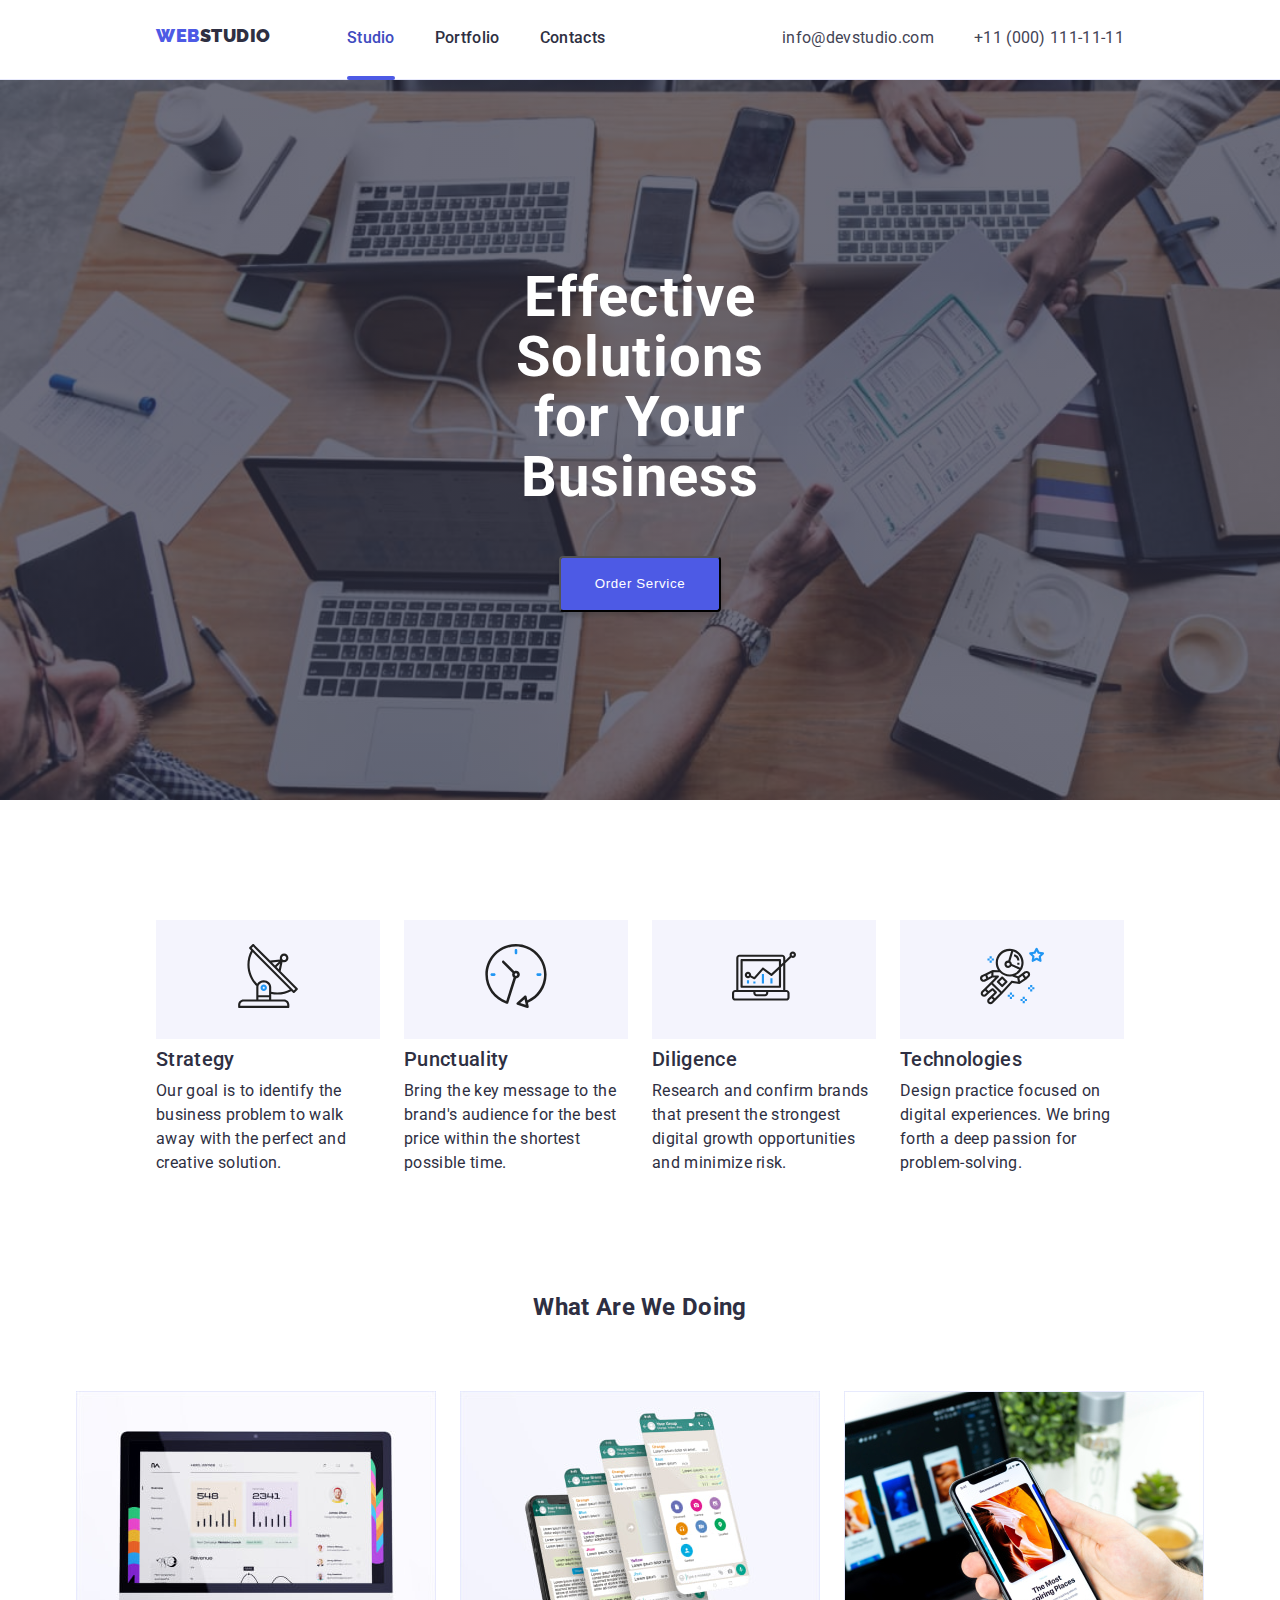
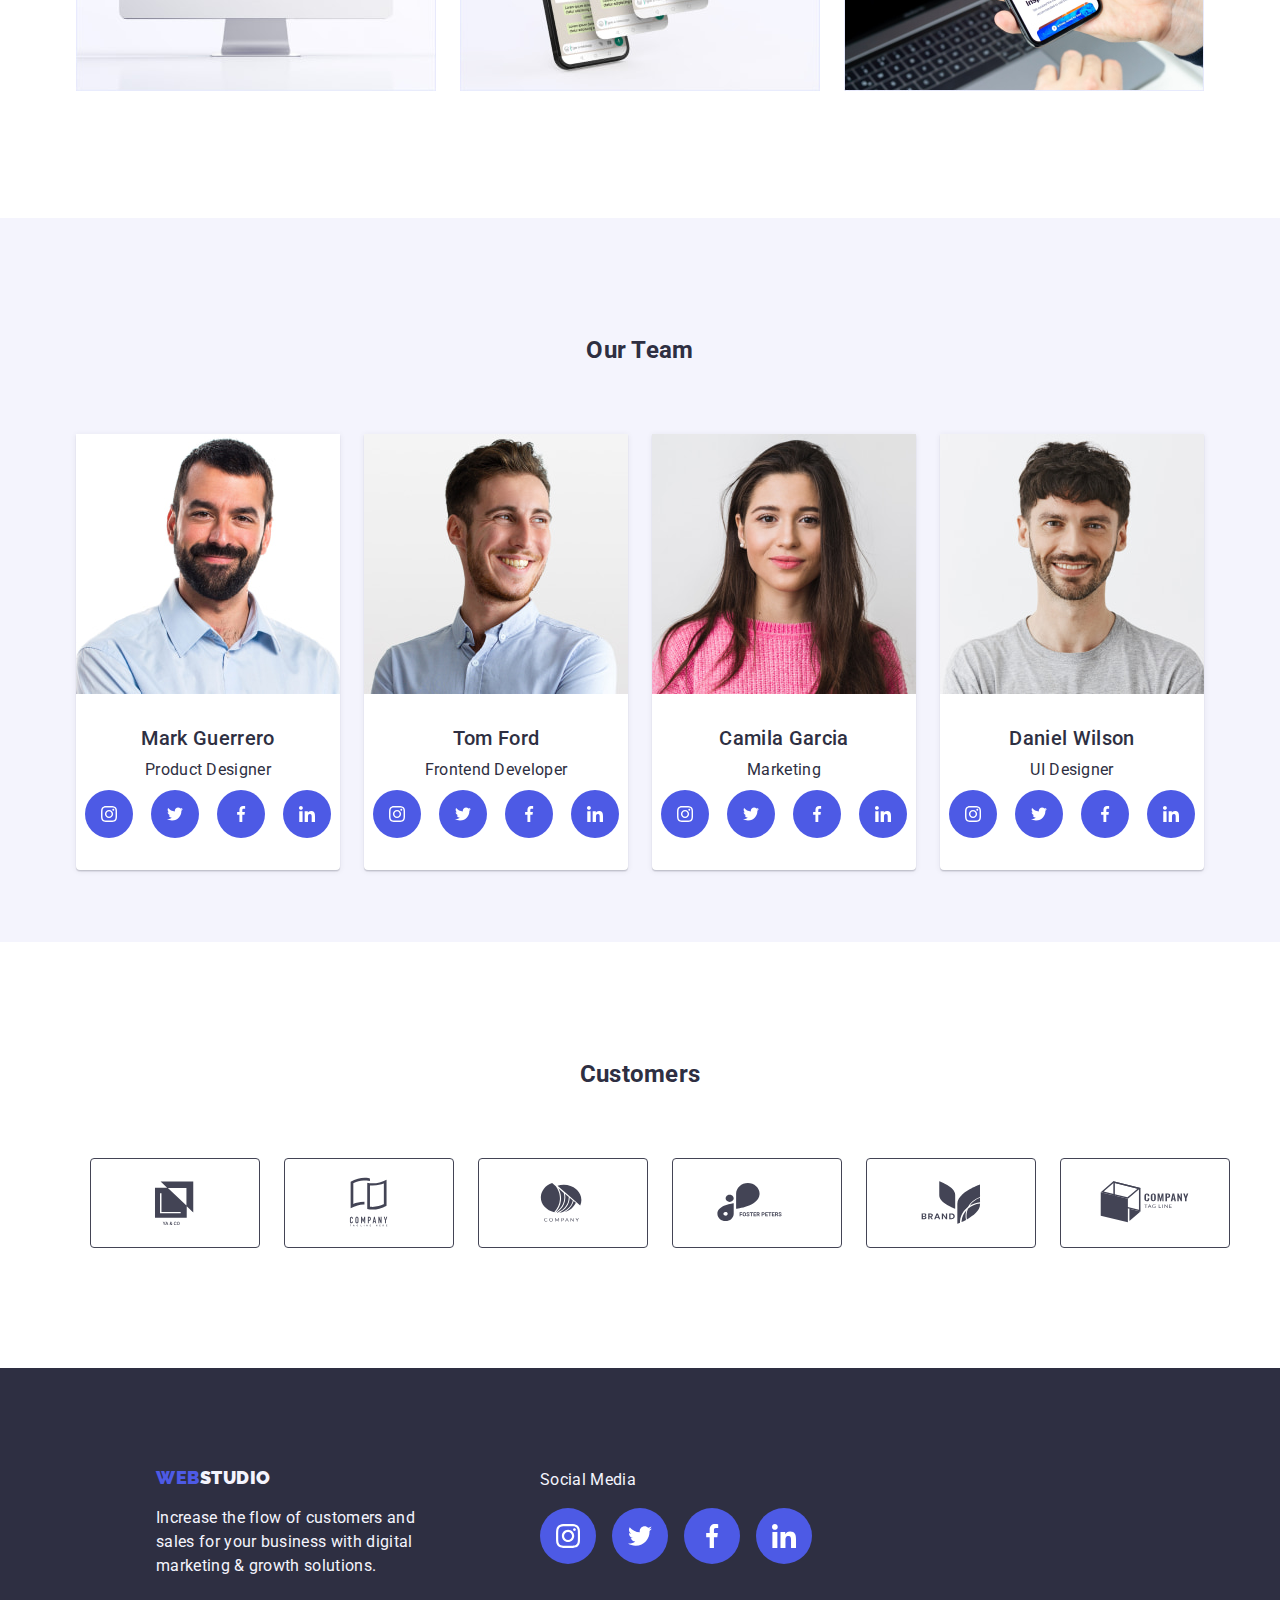
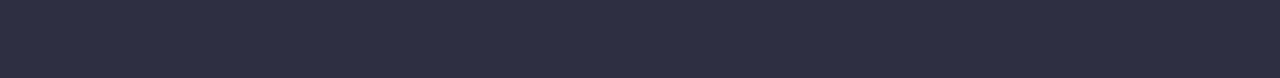
<file: index.html>
<!doctype html>
<html lang="en">
<head>
    <meta charset="UTF-8">
    <meta name="viewport" content="width=device-width, initial-scale=1.0">
    <title>Main Page</title>
    <link rel="stylesheet" type="text/css" href="css/styles.css">
</head>
<body>
    <header>
        <div class="first-half">

            <!-- LOGO -->
            <div class="logo">
                <a href="index.html">
                    <p class="logo-text"><b><span>WEB</span>STUDIO</b></p>
                </a>
            </div>

            <!-- Navbar -->
            <nav>
                <a href="#">
                    <b class="navbar-text active">Studio</b>
                </a>
                <a href="portfolio.html">
                    <b class="navbar-text">Portfolio</b>
                </a>
                <a href="#">
                    <b class="navbar-text">Contacts</b>
                </a>
            </nav>

        </div>
        

        <!-- Mail & Telephone -->
        <div class="contacts">
            <a href="mailto:info@devstudio.com">
                <p class="contacts-text">info@devstudio.com</p>
            </a>
            <a href="tel:+11111-11-11">
                <p class="contacts-text">+11 (000) 111-11-11</p>
            </a>
        </div>
    </header>

    <main>

        <!-- Front Page -->
        <section class="hero">
            <div>
                <h1>Effective Solutions <br>for Your Business</h1>
            </div>
            <div>
                <button type="button" data-modal-open>Order Service</button>
            </div>
            <div class="modal is-hidden" data-modal>
                <div class="data-modal">
                    <button type="button" data-modal-close>&times;</button>
                </div>
            </div>
        </section>

        <!-- About -->
        <section class="about">
            <!-- Strategy Section -->
            <div class="feature">
                <div class="about-icon">
                    <svg width="64px" height="64px">
                        <use href="./images/icons.svg#antenna-1"></use>
                    </svg>
                </div>
               <h3>Strategy</h3>
               <p>
                   Our goal is to identify the business problem to walk away with the perfect and creative solution. 
               </p>
            </div>
            <!-- End of Strategy Section -->
    
            <!-- Punctuality Section -->
            <div class="feature">
                <div class="about-icon">
                    <svg width="64px" height="64px">
                        <use href="./images/icons.svg#clock-1"></use>
                    </svg>
                </div>
                <h3>Punctuality</h3>
                <p>Bring the key message to the brand's audience for the best price within the shortest possible time.</p>
            </div>
            <!-- End of Punctuality Section -->
    
            <!-- Diligence Section -->
            <div class="feature">
                <div class="about-icon">
                    <svg width="64px" height="64px">
                        <use href="./images/icons.svg#diagram-1"></use>
                    </svg>
                </div>
                <h3>Diligence</h3>
                <p>Research and confirm brands that present the strongest digital growth opportunities and minimize risk.</p>
            </div>
            <!-- End of Diligence Section -->
    
            <!-- Technologies Section -->
            <div class="feature">
                <div class="about-icon">
                    <svg width="64px" height="64px">
                        <use href="./images/icons.svg#astronaut-1"></use>
                    </svg>
                </div>
                <h3>Technologies</h3>
                <p>Design practice focused on digital experiences. We bring forth a deep passion for problem-solving.</p>
            </div>
            <!-- End of Technologies Section -->
        </section>

        <!-- Services -->
        <section class="services">
            <div>
                <h2>What Are We Doing</h2>
            </div>
    
            <div class="services-img">
                <div>
                    <img src="./images/service1.jpg" alt="Photo of Monitor" width="360" height="300"> 
                </div>
                <div>
                    <img src="./images/service2.jpg" alt="Photo of Mobile Phone Screen" width="360" height="300">
                </div>
                <div>
                    <img src="./images/service3.jpg" alt="Photo of Phone & Laptop" width="360" height="300">
                </div>
            </div>
        </section>
        
        
        <!-- Team -->
        <section class="team">
            <div>
                <h2>Our Team</h2>
            </div>

            <div class="team-img">
                <!-- Mark Guerrero -->
                <div class="team-img-card">
                    <img src="./images/markg.jpg" alt="Photo of Mark Guerrero" width="264" height="260">
                    <div class="card-content">
                        <h3>Mark Guerrero</h3>
                        <p>Product Designer</p>
                        <div class="card-socials">
                            <a class="card-socials-icon" href="">
                                <svg width="16px" height="16px">
                                    <use href="./images/icons.svg#instagram-2"></use>
                                </svg>
                            </a>
                            <a class="card-socials-icon" href="">
                                <svg width="16px" height="16px">
                                    <use href="./images/icons.svg#twitter-1"></use>
                                </svg>
                            </a>
                            <a class="card-socials-icon" href="">
                                <svg width="16px" height="16px">
                                    <use href="./images/icons.svg#facebook-1"></use>
                                </svg>
                            </a>
                            <a class="card-socials-icon" href="">
                                <svg width="16px" height="16px">
                                    <use href="./images/icons.svg#linkedin-1"></use>
                                </svg>
                            </a>
                        </div>
                    </div>
                </div>
                <!-- Tom Ford -->
                <div class="team-img-card">
                    <img src="./images/tomf.jpg" alt="Photo of Tom Ford" width="264" height="260">
                    <div class="card-content">
                        <h3>Tom Ford</h3>
                        <p>Frontend Developer</p>
                        <div class="card-socials">
                            <a class="card-socials-icon" href="">
                                <svg width="16px" height="16px">
                                    <use href="./images/icons.svg#instagram-2"></use>
                                </svg>
                            </a>
                            <a class="card-socials-icon" href="">
                                <svg width="16px" height="16px">
                                    <use href="./images/icons.svg#twitter-1"></use>
                                </svg>
                            </a>
                            <a class="card-socials-icon" href="">
                                <svg width="16px" height="16px">
                                    <use href="./images/icons.svg#facebook-1"></use>
                                </svg>
                            </a>
                            <a class="card-socials-icon" href="">
                                <svg width="16px" height="16px">
                                    <use href="./images/icons.svg#linkedin-1"></use>
                                </svg>
                            </a>
                        </div>
                    </div>
                </div>
                <!-- Camila Garcia -->
                <div class="team-img-card">
                    <img src="./images/camilag.jpg" alt="Photo of Camila Garcia" width="264" height="260">
                    <div class="card-content">
                        <h3>Camila Garcia</h3>
                        <p>Marketing</p>
                        <div class="card-socials">
                            <a class="card-socials-icon" href="">
                                <svg width="16px" height="16px">
                                    <use href="./images/icons.svg#instagram-2"></use>
                                </svg>
                            </a>
                            <a class="card-socials-icon" href="">
                                <svg width="16px" height="16px">
                                    <use href="./images/icons.svg#twitter-1"></use>
                                </svg>
                            </a>
                            <a class="card-socials-icon" href="">
                                <svg width="16px" height="16px">
                                    <use href="./images/icons.svg#facebook-1"></use>
                                </svg>
                            </a>
                            <a class="card-socials-icon" href="">
                                <svg width="16px" height="16px">
                                    <use href="./images/icons.svg#linkedin-1"></use>
                                </svg>
                            </a>
                        </div>
                    </div>
                </div>
                <!-- Daniel Wilson -->
                <div class="team-img-card">
                    <img src="./images/danielw.jpg" alt="Photo of Daniel Wilson" width="264" height="260">
                    <div class="card-content">
                        <h3>Daniel Wilson</h3>
                        <p>UI Designer</p>
                        <div class="card-socials">
                            <a class="card-socials-icon" href="">
                                <svg width="16px" height="16px">
                                    <use href="./images/icons.svg#instagram-2"></use>
                                </svg>
                            </a>
                            <a class="card-socials-icon" href="">
                                <svg width="16px" height="16px">
                                    <use href="./images/icons.svg#twitter-1"></use>
                                </svg>
                            </a>
                            <a class="card-socials-icon" href="">
                                <svg width="16px" height="16px">
                                    <use href="./images/icons.svg#facebook-1"></use>
                                </svg>
                            </a>
                            <a class="card-socials-icon" href="">
                                <svg width="16px" height="16px">
                                    <use href="./images/icons.svg#linkedin-1"></use>
                                </svg>
                            </a>
                        </div>
                    </div>
                </div>
            </div>
            
        </section>

        <section class="customers">
            <h2>Customers</h2>
            <ul class="list">
                <li class="customer-company-logo">
                    <a href="#">
                        <svg width="104" height="56">
                            <use href="./images/icons.svg#Logo-6"></use>
                        </svg>
                    </a>
                </li>
                <li class="customer-company-logo">
                    <a href="#">
                        <svg width="104" height="56">
                            <use href="./images/icons.svg#Logo-4"></use>
                        </svg>
                    </a>
                </li>
                <li class="customer-company-logo">
                    <a href="#">
                        <svg width="104" height="56">
                            <use href="./images/icons.svg#Logo-5"></use>
                        </svg>
                    </a>
                </li>
                <li class="customer-company-logo">
                    <a href="#">
                        <svg width="104" height="56">
                            <use href="./images/icons.svg#Logo-2"></use>
                        </svg>
                    </a>
                </li>
                <li class="customer-company-logo">
                    <a href="#">
                        <svg width="104" height="56">
                            <use href="./images/icons.svg#Logo"></use>
                        </svg>
                    </a>
                </li>
                <li class="customer-company-logo">
                    <a href="#">
                        <svg width="104" height="56">
                            <use href="./images/icons.svg#Logo-1"></use>
                        </svg>
                    </a>
                </li>
            </ul>
        </section>

    </main>

    <footer>
        <!-- Logo Section -->
        <section class="footer-text">
            <!-- LOGO -->
            <div>
                <div class="logo">
                    <a href="index.html">
                        <p class="logo-text"><b><span>WEB</span>STUDIO</b></p>
                    </a>
                </div>
                <!-- Description -->
                <div class="description">
                    <p>Increase the flow of customers and sales for your business with digital marketing & growth solutions.</p>
                </div>
            </div>
            <div class="footer-social-media">
                <p>Social Media</p>
                <div class="card-socials">
                            <a class="card-socials-icon" href="">
                                <svg width="24px" height="24px">
                                    <use href="./images/icons.svg#instagram-2"></use>
                                </svg>
                            </a>
                            <a class="card-socials-icon" href="">
                                <svg width="24px" height="24px">
                                    <use href="./images/icons.svg#twitter-1"></use>
                                </svg>
                            </a>
                            <a class="card-socials-icon" href="">
                                <svg width="24px" height="24px">
                                    <use href="./images/icons.svg#facebook-1"></use>
                                </svg>
                            </a>
                            <a class="card-socials-icon" href="">
                                <svg width="24px" height="24px">
                                    <use href="./images/icons.svg#linkedin-1"></use>
                                </svg>
                            </a>
                        </div>
            </div>
        </section>
        <!-- End of Logo Section -->
    </footer>
    <script src="./js/modal.js" type="text/javascript"></script>
</body>
</html>
</file>
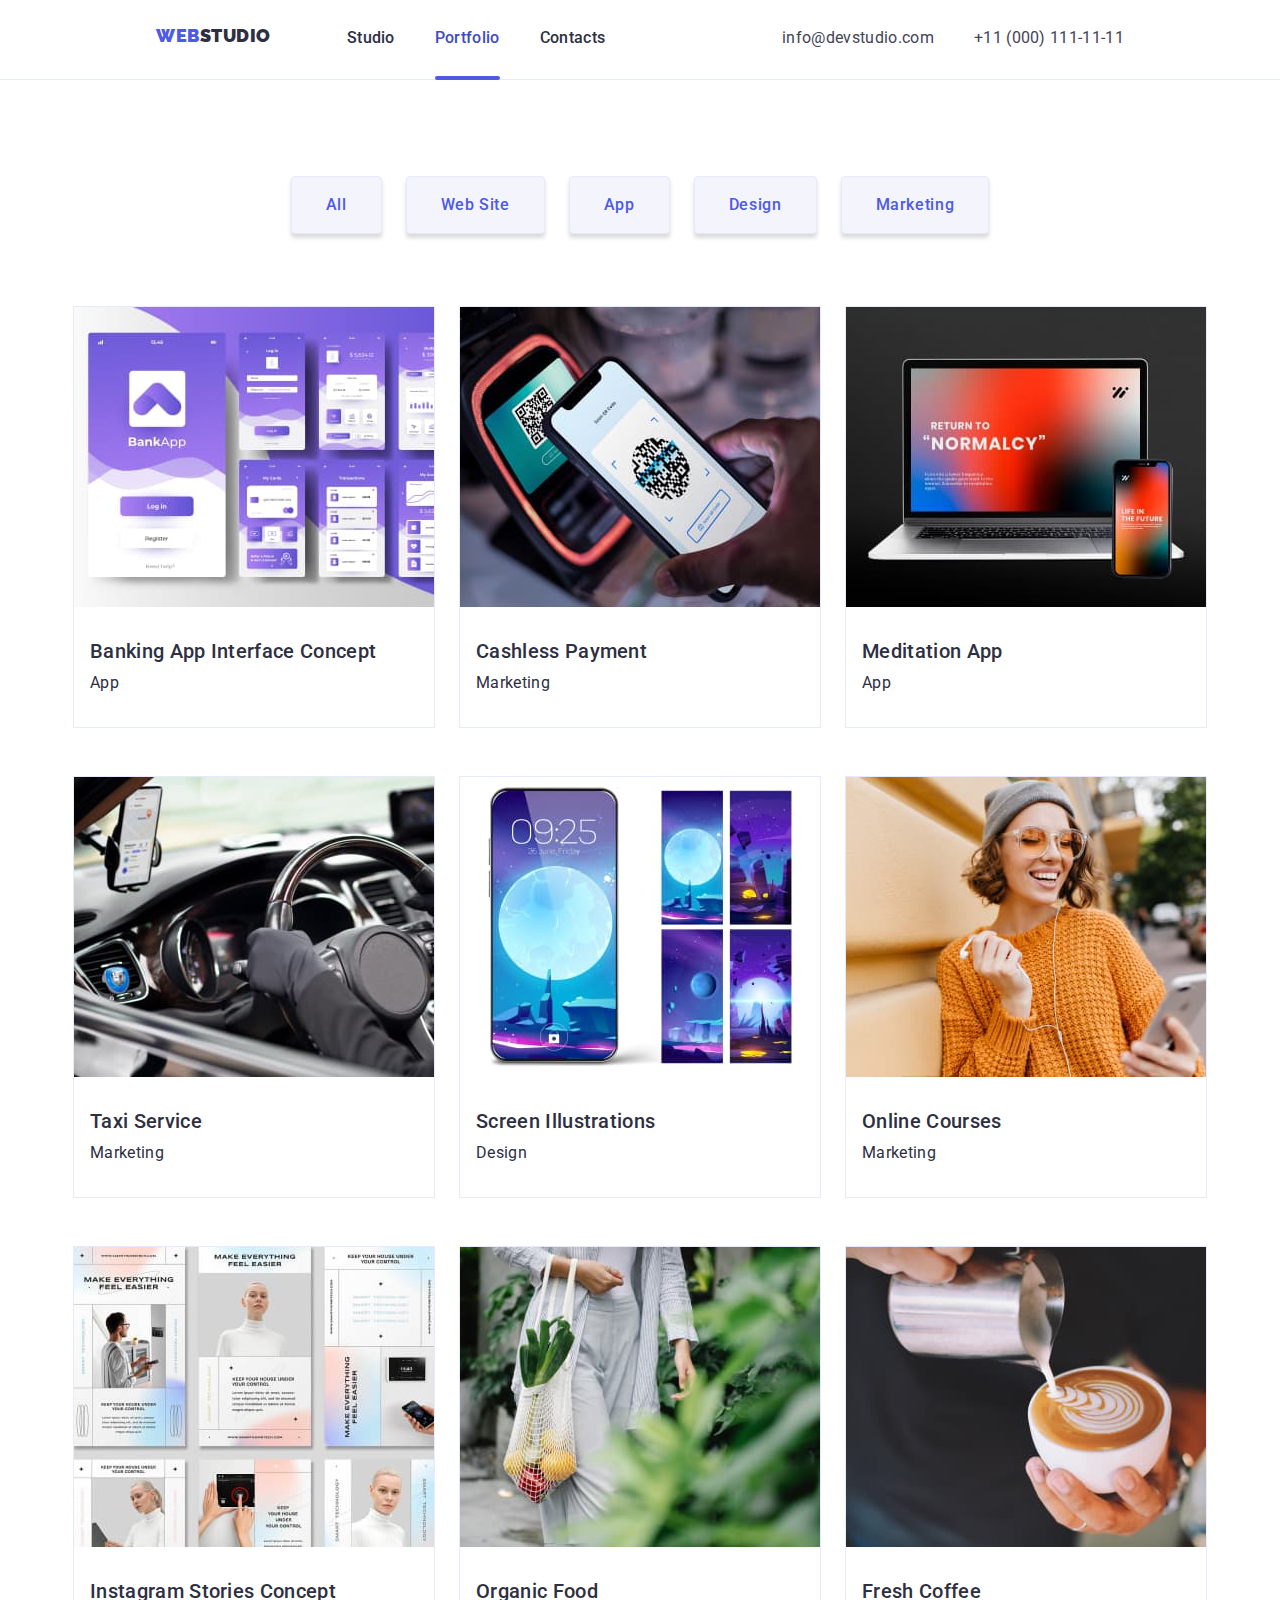
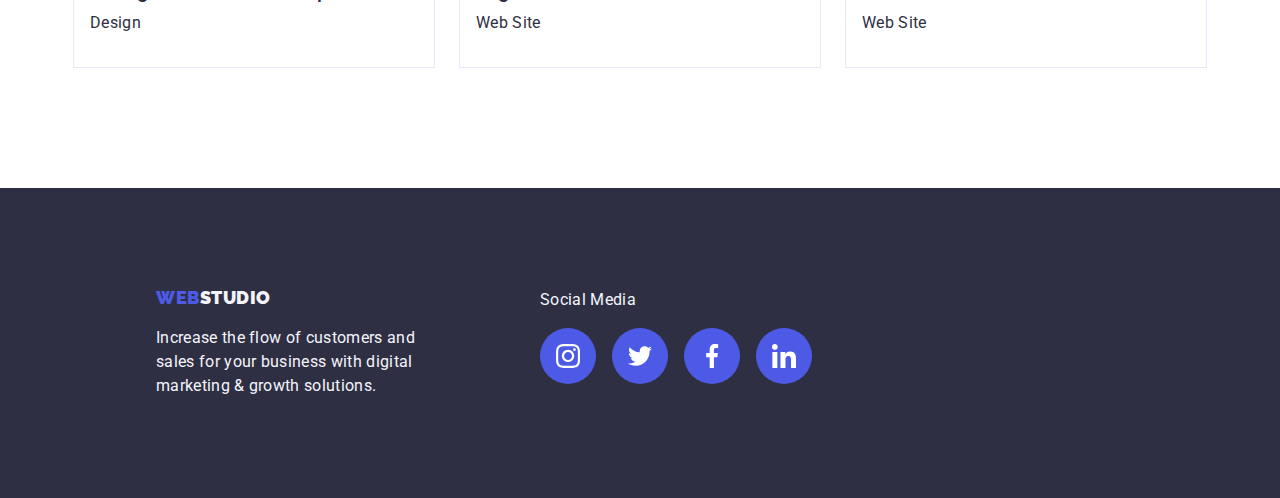
<file: portfolio.html>
<!DOCTYPE html>
<html lang="en">
<head>
    <meta charset="UTF-8">
    <meta name="viewport" content="width=device-width, initial-scale=1.0">
    <title>Portfolio</title>
    <link rel="stylesheet" type="text/css" href="css/styles.css">
</head>
<body>
    <header>
        <div class="first-half">
            <!-- LOGO -->
            <div class="logo">
                <a href="index.html">
                    <p class="logo-text"><b><span>WEB</span>STUDIO</b></p>
                </a>
            </div>
            <!-- Navbar -->
            <nav>
                <a href="index.html">
                    <b class="navbar-text">Studio</b>
                </a>
                <a href="portfolio.html">
                    <b class="navbar-text active">Portfolio</b>
                </a>
                <a href="#">
                    <b class="navbar-text">Contacts</b>
                </a>
            </nav>
            
        </div>

        <!-- Mail & Telephone -->
        <div class="contacts">
            <a href="mailto:info@devstudio.com">
                <p class="contacts-text">info@devstudio.com</p>
            </a>
            <a href="tel:+11111-11-11">
                <p class="contacts-text">+11 (000) 111-11-11</p>
            </a>
        </div>

    </header>
    
    <main>
        <!-- Filter Section -->
        <section class="filters">
            <div>
                <button>All</button>
                <button>Web Site</button>
                <button>App</button>
                <button>Design</button>
                <button>Marketing</button>
            </div>
        </section>
        <!-- End of Filter Section -->

        <!-- Project Cards -->
        <section class="project-items">

            <!-- First Row -->
            <div class="project-row">
                <div class="project-card">
                    <div class="project-card-overlay-container">
                        <div class="project-card-overlay">
                            <p>Lorem ipsum dolor sit amet consectetur adipisicing elit. Doloremque asperiores excepturi minima beatae. Laudantium, voluptatibus! Perferendis accusantium voluptate magni ab quia tempore. Quibusdam enim veritatis totam labore minima sapiente quos.</p>
                        </div>
                        <img src="./images/banking.jpg" alt="Photo of Bank App">
                    </div>
                    <div class="project-card-content">
                        <h3>Banking App Interface Concept</h3>
                        <p>App</p>
                    </div>
                    
                </div>
    
                <div class="project-card">
                    <div class="project-card-overlay-container">
                        <div class="project-card-overlay">
                            <p>Lorem ipsum dolor sit amet consectetur adipisicing elit. Doloremque asperiores excepturi minima beatae. Laudantium, voluptatibus! Perferendis accusantium voluptate magni ab quia tempore. Quibusdam enim veritatis totam labore minima sapiente quos.</p>
                        </div>
                        <img src="./images/cashless.jpg" alt="Phone scanning QR code">
                    </div>
                    <div class="project-card-content">
                        <h3>Cashless Payment</h3>
                        <p>Marketing</p>
                    </div>
                </div>
    
                <div class="project-card">
                    <div class="project-card-overlay-container">
                        <div class="project-card-overlay">
                            <p>Lorem ipsum dolor sit amet consectetur adipisicing elit. Doloremque asperiores excepturi minima beatae. Laudantium, voluptatibus! Perferendis accusantium voluptate magni ab quia tempore. Quibusdam enim veritatis totam labore minima sapiente quos.</p>
                        </div>
                        <img src="./images/meditation.jpg" alt="Photo of phone and laptop">
                    </div>
                    <div class="project-card-content">
                        <h3>Meditation App</h3>
                        <p>App</p>
                    </div>
                </div>
            </div>
            
            
            <!-- Second Row -->
            <div class="project-row">
                <div class="project-card">
                    <div class="project-card-overlay-container">
                        <div class="project-card-overlay">
                            <p>Lorem ipsum dolor sit amet consectetur adipisicing elit. Doloremque asperiores excepturi minima beatae. Laudantium, voluptatibus! Perferendis accusantium voluptate magni ab quia tempore. Quibusdam enim veritatis totam labore minima sapiente quos.</p>
                        </div>
                        <img src="./images/taxi.jpg" alt="Taxi driver with mobile navigation app">
                    </div>
                    <div class="project-card-content">
                        <h3>Taxi Service</h3>
                        <p>Marketing</p>
                    </div>
                </div>
                
                <div class="project-card">
                    <div class="project-card-overlay-container">
                        <div class="project-card-overlay">
                            <p>Lorem ipsum dolor sit amet consectetur adipisicing elit. Doloremque asperiores excepturi minima beatae. Laudantium, voluptatibus! Perferendis accusantium voluptate magni ab quia tempore. Quibusdam enim veritatis totam labore minima sapiente quos.</p>
                        </div>
                        <img src="./images/screen.jpg" alt="Mobile phone, variety of wallpapers">
                    </div>
                    <div class="project-card-content">
                        <h3>Screen Illustrations</h3>
                        <p>Design</p>
                    </div>
                </div>
    
                <div class="project-card">
                    <div class="project-card-overlay-container">
                        <div class="project-card-overlay">
                            <p>Lorem ipsum dolor sit amet consectetur adipisicing elit. Doloremque asperiores excepturi minima beatae. Laudantium, voluptatibus! Perferendis accusantium voluptate magni ab quia tempore. Quibusdam enim veritatis totam labore minima sapiente quos.</p>
                        </div>
                        <img src="./images/onlinecourses.jpg" alt="Woman wearing earphones">
                    </div>
                    <div class="project-card-content">
                        <h3>Online Courses</h3>
                        <p>Marketing</p>
                    </div>
                </div>
            </div>
           

            <!-- Third Row -->
            <div class="project-row">
                <div class="project-card">
                    <div class="project-card-overlay-container">
                        <div class="project-card-overlay">
                            <p>Lorem ipsum dolor sit amet consectetur adipisicing elit. Doloremque asperiores excepturi minima beatae. Laudantium, voluptatibus! Perferendis accusantium voluptate magni ab quia tempore. Quibusdam enim veritatis totam labore minima sapiente quos.</p>
                        </div>
                        <img src="./images/instastories.jpg" alt="Photo of user stories">
                    </div>
                    <div class="project-card-content">
                        <h3>Instagram Stories Concept</h3>
                        <p>Design</p>
                    </div>
                </div>
    
                <div class="project-card">
                    <div class="project-card-overlay-container">
                        <div class="project-card-overlay">
                            <p>Lorem ipsum dolor sit amet consectetur adipisicing elit. Doloremque asperiores excepturi minima beatae. Laudantium, voluptatibus! Perferendis accusantium voluptate magni ab quia tempore. Quibusdam enim veritatis totam labore minima sapiente quos.</p>
                        </div>
                        <img src="./images/organic.jpg" alt="Fruits and vegetables in a bag">
                    </div>
                    <div class="project-card-content">
                        <h3>Organic Food</h3>
                        <p>Web Site</p>
                    </div>
                </div>
    
                <div class="project-card">
                    <div class="project-card-overlay-container">
                        <div class="project-card-overlay">
                            <p>Lorem ipsum dolor sit amet consectetur adipisicing elit. Doloremque asperiores excepturi minima beatae. Laudantium, voluptatibus! Perferendis accusantium voluptate magni ab quia tempore. Quibusdam enim veritatis totam labore minima sapiente quos.</p>
                        </div>
                        <img src="./images/freshcoffee.jpg" alt="Photo of latte art">
                    </div>
                    <div class="project-card-content">
                        <h3>Fresh Coffee</h3>
                        <p>Web Site</p>
                    </div>
                </div>
            </div>

        </section>
        <!-- End of Project Cards -->

    </main>

    <footer>
        <!-- Logo Section -->
        <section class="footer-text">
            <!-- LOGO -->
            <div>
                <div class="logo">
                    <a href="index.html">
                        <p class="logo-text"><b><span>WEB</span>STUDIO</b></p>
                    </a>
                </div>
                <!-- Description -->
                <div class="description">
                    <p>Increase the flow of customers and sales for your business with digital marketing & growth solutions.</p>
                </div>
            </div>
            <div class="footer-social-media">
                <p>Social Media</p>
                <div class="card-socials">
                            <a class="card-socials-icon" href="">
                                <svg width="24px" height="24px">
                                    <use href="./images/icons.svg#instagram-2"></use>
                                </svg>
                            </a>
                            <a class="card-socials-icon" href="">
                                <svg width="24px" height="24px">
                                    <use href="./images/icons.svg#twitter-1"></use>
                                </svg>
                            </a>
                            <a class="card-socials-icon" href="">
                                <svg width="24px" height="24px">
                                    <use href="./images/icons.svg#facebook-1"></use>
                                </svg>
                            </a>
                            <a class="card-socials-icon" href="">
                                <svg width="24px" height="24px">
                                    <use href="./images/icons.svg#linkedin-1"></use>
                                </svg>
                            </a>
                        </div>
            </div>
        </section>
        <!-- End of Logo Section -->
    </footer>

</body>
</html>
</file>
<file: css/styles.css>
@import url('https://fonts.googleapis.com/css2?family=Raleway:wght@800&family=Roboto:wght@400;500;700;900&display=swap');

* {
    margin: 0;
}
:root {
    --NAVY-BLUE: rgba(46, 47, 66, 1);
    --IRIS: rgba(77, 90, 229, 1);
    --SLATE: rgba(67, 68, 85, 1);
    --OCEAN: #404BBF;
    --WHITE: #FFF;
    --CORNFLOWER: rgba(231, 233, 252, 1);
    --CLOUD: #F4F4FD;
    --GREY: rgba(46, 47, 66, 0.7);
    --DAIRY: #FCFCFC;
}

.container {
    width: 1158px;
}

a {
    text-decoration: none;
}

header {
    border-bottom: 1px solid var(--CORNFLOWER, #E7E9FC);
    background: var(--WHITE, #FFF);
    padding: 25.5px 156px;
    display: flex;
    justify-content: space-between;
}

.first-half {
    gap: 76px;
    display: flex;
    justify-content: center;
}

body {
    color: var(--NAVY-BLUE);
    font-family: Roboto, sans-serif;
    font-size: 16px;
    font-style: normal;
    font-weight: 400;
    line-height: 150%;
    letter-spacing: 0.32px;
}

footer {
    background-color: var(--NAVY-BLUE);
    color: var(--CLOUD);
    padding: 100px 156px;
}

footer .logo .logo-text{
    color: var(--CLOUD);
}

.footer-text {
    display: flex;
}

.footer-text .description {
    padding-top: 17.5px;
    width: 264px;
}

.footer-social-media {
    margin-left: 120px;
}

.footer-social-media .card-socials {
    margin-top: 16px;
    gap: 16px;
}

.list {
    margin-top: 72px;
    display: flex;
    justify-content: center;
    list-style: none;
    gap: 24px;
}

h1 {
    color: var(--WHITE);
    font-size: 56px;
    font-style: normal;
    font-weight: 700;
    line-height: 107.143%;
    letter-spacing: 1.12px;
}

h2 {
    display: flex;
    justify-content: center;
}

h3 {
    color: var(--NAVY-BLUE, #2E2F42);
    font-size: 20px;
    font-weight: 500;
    line-height: 120%;
}

button {
    cursor: pointer;
    padding: 16px 34px;
    border-radius: 4px;
    background: var(--IRIS, #4D5AE5);
    box-shadow: 0px 4px 4px 0px rgba(0, 0, 0, 0.15);
    color: var(--WHITE);
    font-weight: 500;
    line-height: 150%;
    letter-spacing: 0.64px;
}

.logo {
    font-family: Raleway;
    font-size: 18px;
    font-style: normal;
    font-weight: 800;
    line-height: 116.667%;
    letter-spacing: 0.54px;
    text-transform: uppercase;
}

.logo span {
    color: var(--IRIS);
}

.logo .logo-text {
    color: var(--NAVY-BLUE);
}

nav {
    display: flex;
    gap: 40px;
}

nav .navbar-text {
    color: var(--NAVY-BLUE);
    font-weight: 500;
}

.navbar-text:hover {
    color: var(--OCEAN);
}

nav .active {
    color: var(--OCEAN);
}

.active::after {
    content: " ";
    display: block;
    height: 4px;
    width: 100%;
    border-radius: 2px;
    background-color: var(--IRIS);
    position: relative;
    top: 26px;
}

.contacts {
    gap: 40px;
    display: flex;
}

.contacts .contacts-text{
    color: var(--SLATE);
}

.contacts .contacts-text:hover{
    color: var(--OCEAN);
}

.hero {
    padding: 188px 472px;
    background-color: var(--NAVY-BLUE);
    background-image: linear-gradient(to bottom, var(--GREY), var(--GREY)),url("../images/people-office 1.jpg");
    background-repeat: no-repeat;
    background-size: cover;
    text-align: center;
}

.hero button {
    margin-top: 48px;
}

.hero button:hover {
    color: var(--NAVY-BLUE);
    background-color: var(--CLOUD);
}

.modal {
    background-color: rgba(0, 0, 0, 0.4);
    position: fixed;
    top: 0;
    left: 0;
    width: 100%;
    height: 100%;
    display: flex;
    justify-content: center;
    align-items: center;
    transition: opacity 250ms cubic-bezier(0.4, 0, 0.2, 1);
}

.data-modal {
    background-color: var(--WHITE);
    width: 408px;
    height: 584px;
}

.data-modal button {
    line-height: 0;
    font-size: 24px;
    padding: 0;
    border-radius: 100%;
    border: 1px solid rgba(0, 0, 0, 0.1);
    background-color: white;
    height: 30px;
    width: 30px;
    color: var(--OCEAN);
    margin-left: auto;
    margin-top: 10px;
    margin-right: 10px;
    display: block;
}

.is-hidden {
    pointer-events: none;
    opacity: 0;
}

.about {
    display: flex;
    justify-content: center;
    gap: 24px;
    padding: 120px 156px;
}

.about-icon {
    background-color: var(--CLOUD);
    width: 100%;
    text-align: center;
    padding: 24px 0;
}

.feature {
    width: 264px;
    display: flex;
    flex-direction: column;
    align-items: flex-start;
    gap: 8px;
}

.services-img {
    padding-top: 72px;
    padding-bottom: 120px;
    display: flex;
    gap: 24px;
    justify-content: center;
}

.team {
    padding-top: 120px;
    background-color: var(--CLOUD);
}

.team-img {
    gap: 24px;
    padding: 72px 156px;
    display: flex;
    justify-content: center;
}

.team-img-card {
    border-radius: 0px 0px 4px 4px;
    background: var(--WHITE, #FFF);
    box-shadow: 0px 2px 1px 0px rgba(46, 47, 66, 0.08), 0px 1px 1px 0px rgba(46, 47, 66, 0.16), 0px 1px 6px 0px rgba(46, 47, 66, 0.08);
    display: inline-flex;
    padding-bottom: 32px;
    flex-direction: column;
    justify-content: center;
    align-items: center;
    gap: 32px;
}

.card-content {
    display: flex;
    width: 100%;
    flex-direction: column;
    justify-content: center;
    align-items: center;
    gap: 8px;
}

.card-content h3 {
    text-align: center;
}

.card-socials {
    display: flex;
    justify-content: space-around;
    width: 100%;
}

.card-socials-icon {
    line-height: 0;
    background-color: var(--IRIS);
    fill: var(--WHITE);
    padding: 16px;
    border-radius: 50%;
}

.customers {
    margin: 120px 0;
}

.customer-company-logo {
    border: 1px solid var(--SLATE);
    border-radius: 4px;
    padding: 16px 32px;
    line-height: 0;
}

.customer-company-logo svg {
    fill: var(--SLATE);
}

.customer-company-logo:hover,
.customer-company-logo:focus {
    border-color: var(--IRIS);
}

.customer-company-logo:hover svg,
.customer-company-logo:focus svg {
    fill: var(--IRIS);
}

.filters {
    padding-top: 96px;
    display: flex;
    justify-content: center;
}

.filters div {
    display: flex;
    gap: 24px;
}

.filters button{
    font-family: Roboto;
    font-size: 16px;
    font-style: normal;
    font-weight: 500;
    line-height: 150%;

    border-radius: 4px;
    border: 1px solid var(--CORNFLOWER);
    background: var(--CLOUD);
    background-color: var(--CLOUD);
    color: var(--IRIS);
    cursor: pointer;
}

.filters button:hover{
    background-color: var(--OCEAN);
    color: white;
}

.project-items {
    padding: 72px 156px;
}

.project-row {
    display: flex;
    justify-content: center;
    gap: 24px;
    padding-bottom: 48px;
}

.project-card {
    display: flex;
    width: 360px;
    padding-bottom: 0px;
    flex-direction: column;
    align-items: flex-start;
    flex-shrink: 0;
    border: 1px solid var(--CORNFLOWER);
    background: var(--WHITE, #FFF);
}

.project-card:hover {
    border: 1px solid var(--CLOUD);
    box-shadow: 0px 2px 1px 0px rgba(46, 47, 66, 0.08), 
    0px 1px 1px 0px rgba(46, 47, 66, 0.16), 
    0px 1px 6px 0px rgba(46, 47, 66, 0.08);
}

.project-card:hover .project-card-overlay {
    opacity: 1;
    transform: translateY(0%);
}

.project-card-content {
    display: flex;
    padding: 32px 16px;
    flex-direction: column;
    justify-content: center;
    align-items: flex-start;
    gap: 8px;
    align-self: stretch;
}

.project-card-overlay-container {
    position: relative;
    overflow: hidden;
}

.project-card-overlay-container img {
    display: block;
}

.project-card-overlay {
    background-color: var(--IRIS);
    color: var(--WHITE);
    opacity: 0;
    position: absolute;
    width: 100%;
    height: 100%;
    transform: translateY(100%);
    transition: transform 0.25s cubic-bezier(0.4, 0, 0.2, 1);
}

.project-card-overlay p {
    padding: 40px 32px;
    text-align: justify;
}
</file>
